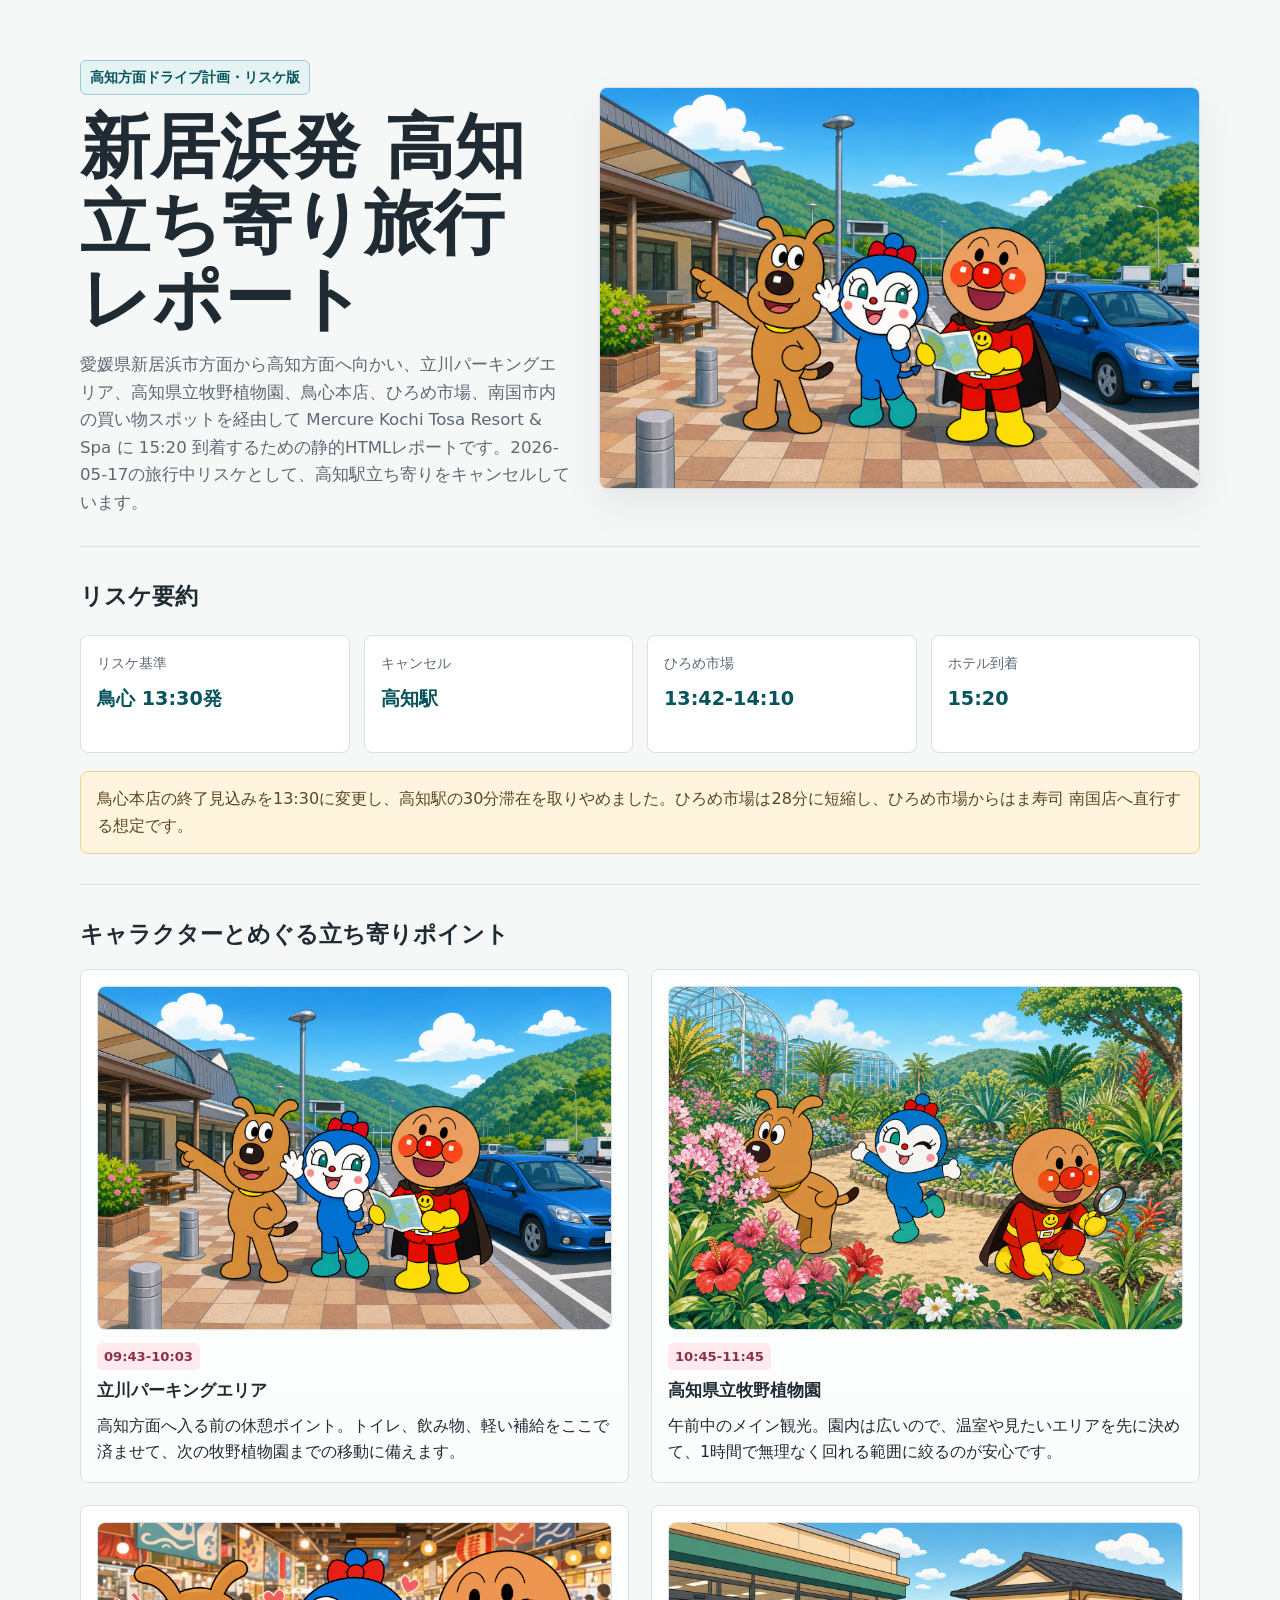
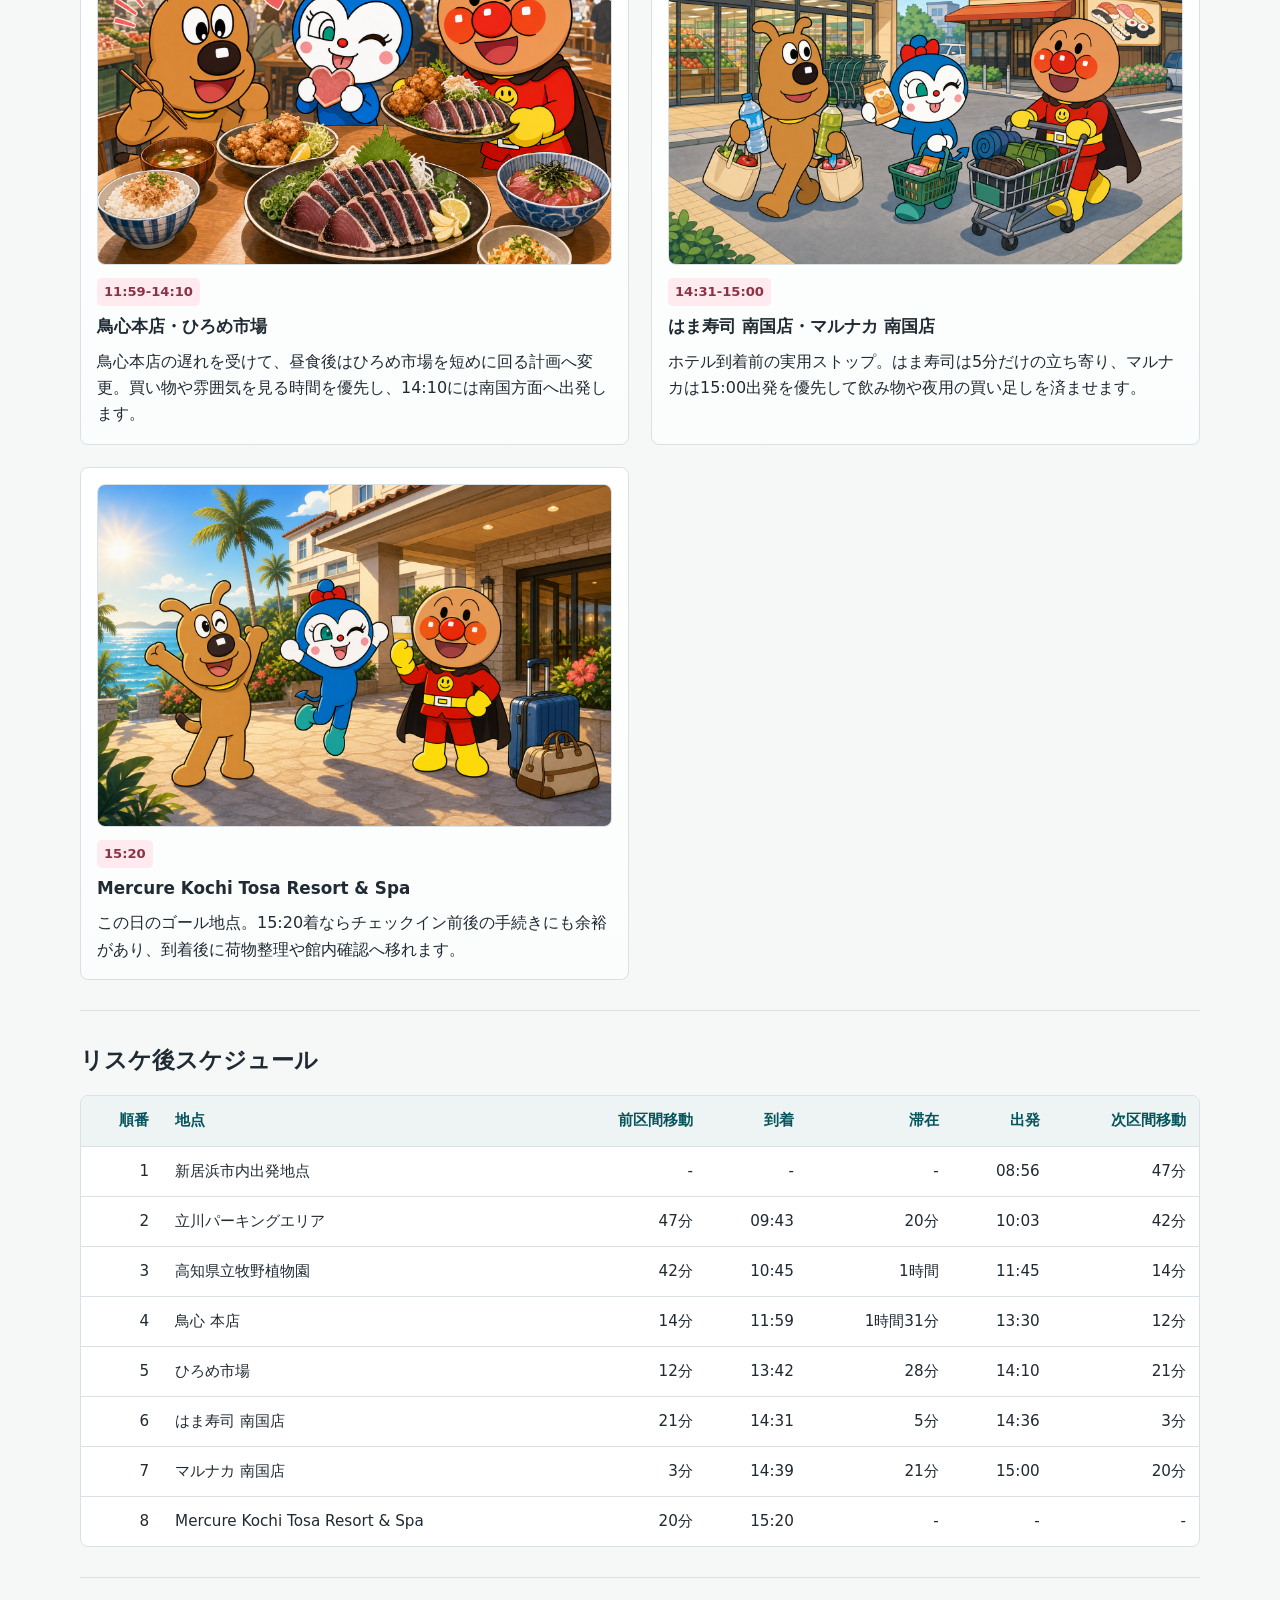
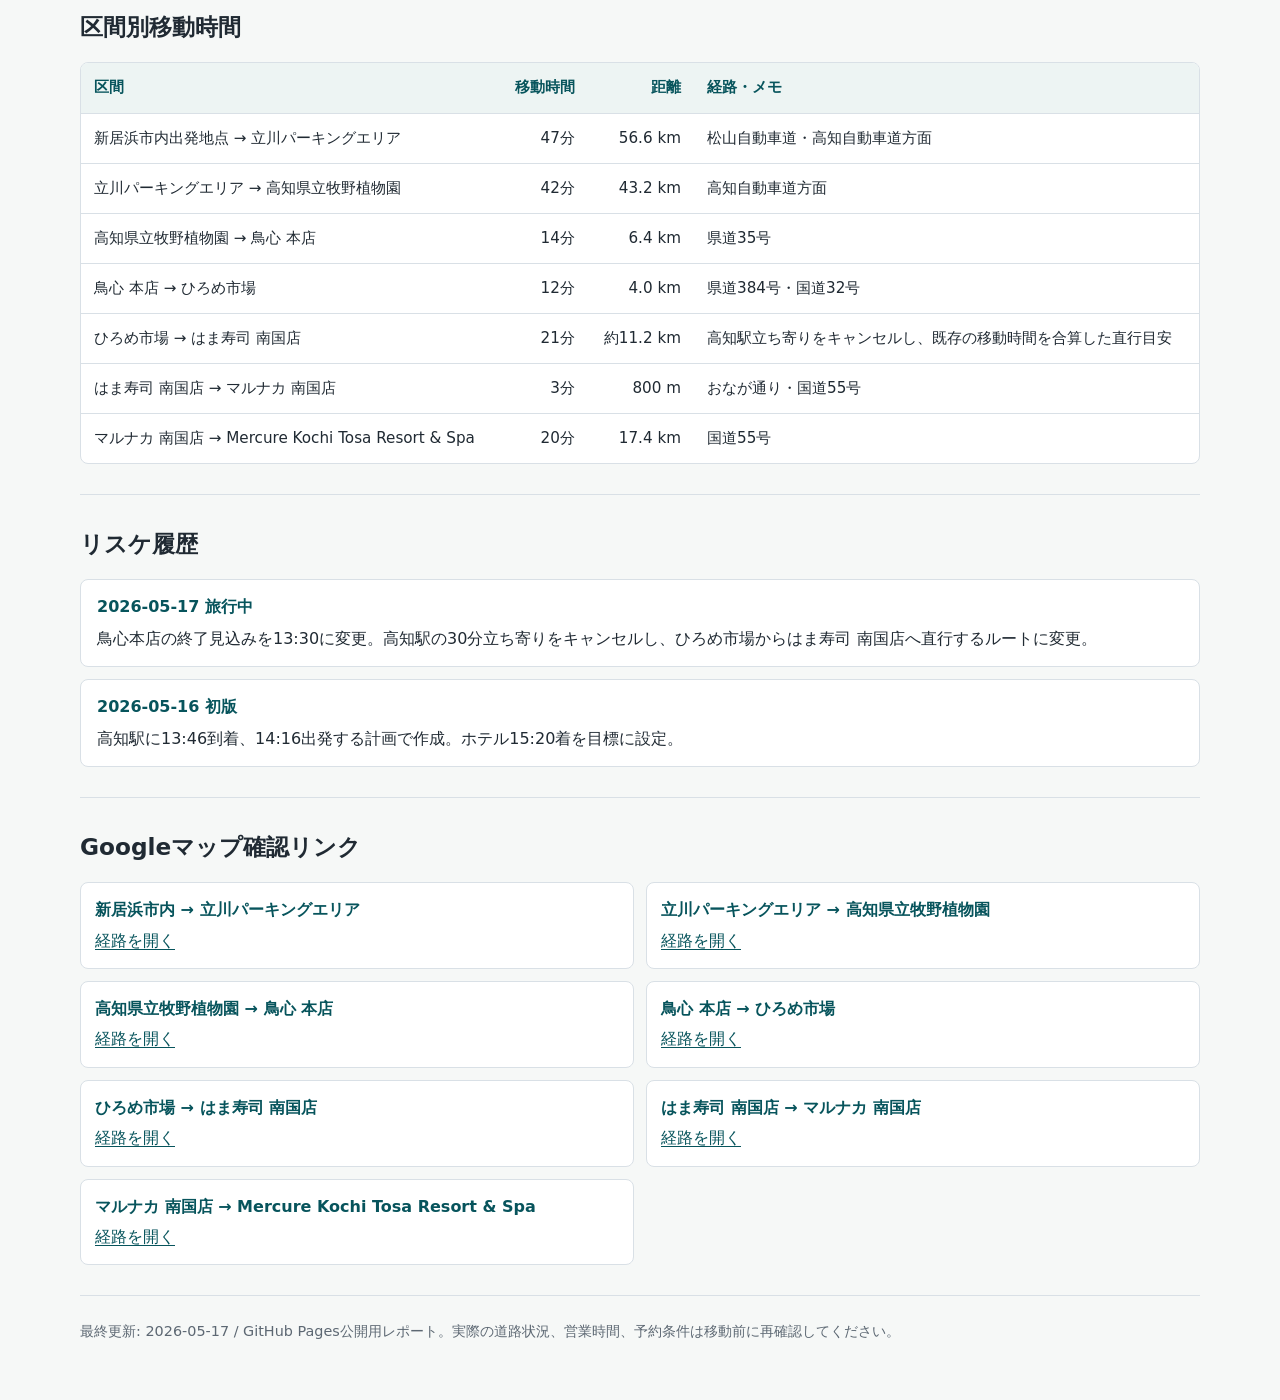
<file: index.html>
<!doctype html>
<html lang="ja">
  <head>
    <meta charset="utf-8">
    <meta name="viewport" content="width=device-width, initial-scale=1">
    <title>高知日帰り寄り道旅行レポート</title>
    <link rel="stylesheet" href="assets/css/report.css">
  </head>
  <body>
    <main>
      <header class="hero">
        <div class="hero-text">
          <p class="eyebrow">高知方面ドライブ計画・リスケ版</p>
          <h1>新居浜発 高知立ち寄り旅行レポート</h1>
          <p class="lead">
            愛媛県新居浜市方面から高知方面へ向かい、立川パーキングエリア、高知県立牧野植物園、鳥心本店、ひろめ市場、南国市内の買い物スポットを経由して
            Mercure Kochi Tosa Resort &amp; Spa に 15:20 到着するための静的HTMLレポートです。2026-05-17の旅行中リスケとして、高知駅立ち寄りをキャンセルしています。
          </p>
        </div>
        <figure class="hero-figure">
          <img src="assets/images/tachikawa-pa.png" alt="キャラクターたちが立川パーキングエリアで旅の地図を見て楽しんでいるイラスト">
        </figure>
      </header>

      <section aria-labelledby="summary-title">
        <h2 id="summary-title">リスケ要約</h2>
        <div class="summary-grid">
          <div class="summary-card">
            <span>リスケ基準</span>
            <strong>鳥心 13:30発</strong>
          </div>
          <div class="summary-card">
            <span>キャンセル</span>
            <strong>高知駅</strong>
          </div>
          <div class="summary-card">
            <span>ひろめ市場</span>
            <strong>13:42-14:10</strong>
          </div>
          <div class="summary-card">
            <span>ホテル到着</span>
            <strong>15:20</strong>
          </div>
        </div>
        <p class="notice">
          鳥心本店の終了見込みを13:30に変更し、高知駅の30分滞在を取りやめました。ひろめ市場は28分に短縮し、ひろめ市場からはま寿司 南国店へ直行する想定です。
        </p>
      </section>

      <section aria-labelledby="gallery-title">
        <h2 id="gallery-title">キャラクターとめぐる立ち寄りポイント</h2>
        <div class="spot-grid">
          <article class="spot-card">
            <img src="assets/images/tachikawa-pa.png" alt="立川パーキングエリアでキャラクターたちが休憩しているイラスト">
            <div>
              <p class="spot-time">09:43-10:03</p>
              <h3>立川パーキングエリア</h3>
              <p>高知方面へ入る前の休憩ポイント。トイレ、飲み物、軽い補給をここで済ませて、次の牧野植物園までの移動に備えます。</p>
            </div>
          </article>
          <article class="spot-card">
            <img src="assets/images/makino-garden.png" alt="牧野植物園でキャラクターたちが花や植物を見て楽しんでいるイラスト">
            <div>
              <p class="spot-time">10:45-11:45</p>
              <h3>高知県立牧野植物園</h3>
              <p>午前中のメイン観光。園内は広いので、温室や見たいエリアを先に決めて、1時間で無理なく回れる範囲に絞るのが安心です。</p>
            </div>
          </article>
          <article class="spot-card">
            <img src="assets/images/kochi-food.png" alt="高知の食事処でキャラクターたちが料理を楽しんでいるイラスト">
            <div>
              <p class="spot-time">11:59-14:10</p>
              <h3>鳥心本店・ひろめ市場</h3>
              <p>鳥心本店の遅れを受けて、昼食後はひろめ市場を短めに回る計画へ変更。買い物や雰囲気を見る時間を優先し、14:10には南国方面へ出発します。</p>
            </div>
          </article>
          <article class="spot-card">
            <img src="assets/images/nankoku-errands.png" alt="南国市内でキャラクターたちが買い物と軽い食事の準備をしているイラスト">
            <div>
              <p class="spot-time">14:31-15:00</p>
              <h3>はま寿司 南国店・マルナカ 南国店</h3>
              <p>ホテル到着前の実用ストップ。はま寿司は5分だけの立ち寄り、マルナカは15:00出発を優先して飲み物や夜用の買い足しを済ませます。</p>
            </div>
          </article>
          <article class="spot-card">
            <img src="assets/images/tosa-resort.png" alt="海辺のリゾートホテルにキャラクターたちが到着して喜んでいるイラスト">
            <div>
              <p class="spot-time">15:20</p>
              <h3>Mercure Kochi Tosa Resort &amp; Spa</h3>
              <p>この日のゴール地点。15:20着ならチェックイン前後の手続きにも余裕があり、到着後に荷物整理や館内確認へ移れます。</p>
            </div>
          </article>
        </div>
      </section>

      <section aria-labelledby="schedule-title">
        <h2 id="schedule-title">リスケ後スケジュール</h2>
        <div class="table-wrap">
          <table class="schedule-table">
            <thead>
              <tr>
                <th class="number">順番</th>
                <th>地点</th>
                <th class="number">前区間移動</th>
                <th class="number">到着</th>
                <th class="number">滞在</th>
                <th class="number">出発</th>
                <th class="number">次区間移動</th>
              </tr>
            </thead>
            <tbody>
              <tr>
                <td class="number">1</td>
                <td>新居浜市内出発地点</td>
                <td class="number">-</td>
                <td class="number">-</td>
                <td class="number">-</td>
                <td class="number">08:56</td>
                <td class="number">47分</td>
              </tr>
              <tr>
                <td class="number">2</td>
                <td>立川パーキングエリア</td>
                <td class="number">47分</td>
                <td class="number">09:43</td>
                <td class="number">20分</td>
                <td class="number">10:03</td>
                <td class="number">42分</td>
              </tr>
              <tr>
                <td class="number">3</td>
                <td>高知県立牧野植物園</td>
                <td class="number">42分</td>
                <td class="number">10:45</td>
                <td class="number">1時間</td>
                <td class="number">11:45</td>
                <td class="number">14分</td>
              </tr>
              <tr>
                <td class="number">4</td>
                <td>鳥心 本店</td>
                <td class="number">14分</td>
                <td class="number">11:59</td>
                <td class="number">1時間31分</td>
                <td class="number">13:30</td>
                <td class="number">12分</td>
              </tr>
              <tr>
                <td class="number">5</td>
                <td>ひろめ市場</td>
                <td class="number">12分</td>
                <td class="number">13:42</td>
                <td class="number">28分</td>
                <td class="number">14:10</td>
                <td class="number">21分</td>
              </tr>
              <tr>
                <td class="number">6</td>
                <td>はま寿司 南国店</td>
                <td class="number">21分</td>
                <td class="number">14:31</td>
                <td class="number">5分</td>
                <td class="number">14:36</td>
                <td class="number">3分</td>
              </tr>
              <tr>
                <td class="number">7</td>
                <td>マルナカ 南国店</td>
                <td class="number">3分</td>
                <td class="number">14:39</td>
                <td class="number">21分</td>
                <td class="number">15:00</td>
                <td class="number">20分</td>
              </tr>
              <tr>
                <td class="number">8</td>
                <td>Mercure Kochi Tosa Resort &amp; Spa</td>
                <td class="number">20分</td>
                <td class="number">15:20</td>
                <td class="number">-</td>
                <td class="number">-</td>
                <td class="number">-</td>
              </tr>
            </tbody>
          </table>
        </div>
      </section>

      <section aria-labelledby="route-title">
        <h2 id="route-title">区間別移動時間</h2>
        <div class="table-wrap">
          <table class="route-table">
            <thead>
              <tr>
                <th>区間</th>
                <th class="number">移動時間</th>
                <th class="number">距離</th>
                <th class="wide">経路・メモ</th>
              </tr>
            </thead>
            <tbody>
              <tr>
                <td>新居浜市内出発地点 → 立川パーキングエリア</td>
                <td class="number">47分</td>
                <td class="number">56.6 km</td>
                <td class="wide">松山自動車道・高知自動車道方面</td>
              </tr>
              <tr>
                <td>立川パーキングエリア → 高知県立牧野植物園</td>
                <td class="number">42分</td>
                <td class="number">43.2 km</td>
                <td class="wide">高知自動車道方面</td>
              </tr>
              <tr>
                <td>高知県立牧野植物園 → 鳥心 本店</td>
                <td class="number">14分</td>
                <td class="number">6.4 km</td>
                <td class="wide">県道35号</td>
              </tr>
              <tr>
                <td>鳥心 本店 → ひろめ市場</td>
                <td class="number">12分</td>
                <td class="number">4.0 km</td>
                <td class="wide">県道384号・国道32号</td>
              </tr>
              <tr>
                <td>ひろめ市場 → はま寿司 南国店</td>
                <td class="number">21分</td>
                <td class="number">約11.2 km</td>
                <td class="wide">高知駅立ち寄りをキャンセルし、既存の移動時間を合算した直行目安</td>
              </tr>
              <tr>
                <td>はま寿司 南国店 → マルナカ 南国店</td>
                <td class="number">3分</td>
                <td class="number">800 m</td>
                <td class="wide">おなが通り・国道55号</td>
              </tr>
              <tr>
                <td>マルナカ 南国店 → Mercure Kochi Tosa Resort &amp; Spa</td>
                <td class="number">20分</td>
                <td class="number">17.4 km</td>
                <td class="wide">国道55号</td>
              </tr>
            </tbody>
          </table>
        </div>
      </section>

      <section aria-labelledby="history-title">
        <h2 id="history-title">リスケ履歴</h2>
        <ol class="history-list">
          <li>
            <time datetime="2026-05-17">2026-05-17 旅行中</time>
            <p>鳥心本店の終了見込みを13:30に変更。高知駅の30分立ち寄りをキャンセルし、ひろめ市場からはま寿司 南国店へ直行するルートに変更。</p>
          </li>
          <li>
            <time datetime="2026-05-16">2026-05-16 初版</time>
            <p>高知駅に13:46到着、14:16出発する計画で作成。ホテル15:20着を目標に設定。</p>
          </li>
        </ol>
      </section>

      <section aria-labelledby="links-title">
        <h2 id="links-title">Googleマップ確認リンク</h2>
        <ul class="route-list">
          <li>
            <strong>新居浜市内 → 立川パーキングエリア</strong>
            <a href="https://www.google.com/maps/dir/?api=1&amp;origin=%E6%96%B0%E5%B1%85%E6%B5%9C%E5%B8%82&amp;destination=%E7%AB%8B%E5%B7%9D%E3%83%91%E3%83%BC%E3%82%AD%E3%83%B3%E3%82%B0%E3%82%A8%E3%83%AA%E3%82%A2&amp;travelmode=driving">経路を開く</a>
          </li>
          <li>
            <strong>立川パーキングエリア → 高知県立牧野植物園</strong>
            <a href="https://www.google.com/maps/dir/?api=1&amp;origin=%E7%AB%8B%E5%B7%9D%E3%83%91%E3%83%BC%E3%82%AD%E3%83%B3%E3%82%B0%E3%82%A8%E3%83%AA%E3%82%A2&amp;destination=%E9%AB%98%E7%9F%A5%E7%9C%8C%E7%AB%8B%E7%89%A7%E9%87%8E%E6%A4%8D%E7%89%A9%E5%9C%92&amp;travelmode=driving">経路を開く</a>
          </li>
          <li>
            <strong>高知県立牧野植物園 → 鳥心 本店</strong>
            <a href="https://www.google.com/maps/dir/?api=1&amp;origin=%E9%AB%98%E7%9F%A5%E7%9C%8C%E7%AB%8B%E7%89%A7%E9%87%8E%E6%A4%8D%E7%89%A9%E5%9C%92&amp;destination=%E9%B3%A5%E5%BF%83%20%E6%9C%AC%E5%BA%97&amp;travelmode=driving">経路を開く</a>
          </li>
          <li>
            <strong>鳥心 本店 → ひろめ市場</strong>
            <a href="https://www.google.com/maps/dir/?api=1&amp;origin=%E9%B3%A5%E5%BF%83%20%E6%9C%AC%E5%BA%97&amp;destination=%E3%81%B2%E3%82%8D%E3%82%81%E5%B8%82%E5%A0%B4&amp;travelmode=driving">経路を開く</a>
          </li>
          <li>
            <strong>ひろめ市場 → はま寿司 南国店</strong>
            <a href="https://www.google.com/maps/dir/?api=1&amp;origin=%E3%81%B2%E3%82%8D%E3%82%81%E5%B8%82%E5%A0%B4&amp;destination=%E3%81%AF%E3%81%BE%E5%AF%BF%E5%8F%B8%20%E5%8D%97%E5%9B%BD%E5%BA%97&amp;travelmode=driving">経路を開く</a>
          </li>
          <li>
            <strong>はま寿司 南国店 → マルナカ 南国店</strong>
            <a href="https://www.google.com/maps/dir/?api=1&amp;origin=%E3%81%AF%E3%81%BE%E5%AF%BF%E5%8F%B8%20%E5%8D%97%E5%9B%BD%E5%BA%97&amp;destination=%E3%83%9E%E3%83%AB%E3%83%8A%E3%82%AB%20%E5%8D%97%E5%9B%BD%E5%BA%97&amp;travelmode=driving">経路を開く</a>
          </li>
          <li>
            <strong>マルナカ 南国店 → Mercure Kochi Tosa Resort &amp; Spa</strong>
            <a href="https://www.google.com/maps/dir/?api=1&amp;origin=%E3%83%9E%E3%83%AB%E3%83%8A%E3%82%AB%20%E5%8D%97%E5%9B%BD%E5%BA%97&amp;destination=Mercure%20Kochi%20Tosa%20Resort%20%26%20Spa&amp;travelmode=driving">経路を開く</a>
          </li>
        </ul>
      </section>

      <footer class="meta">
        最終更新: 2026-05-17 / GitHub Pages公開用レポート。実際の道路状況、営業時間、予約条件は移動前に再確認してください。
      </footer>
    </main>
  </body>
</html>
</file>
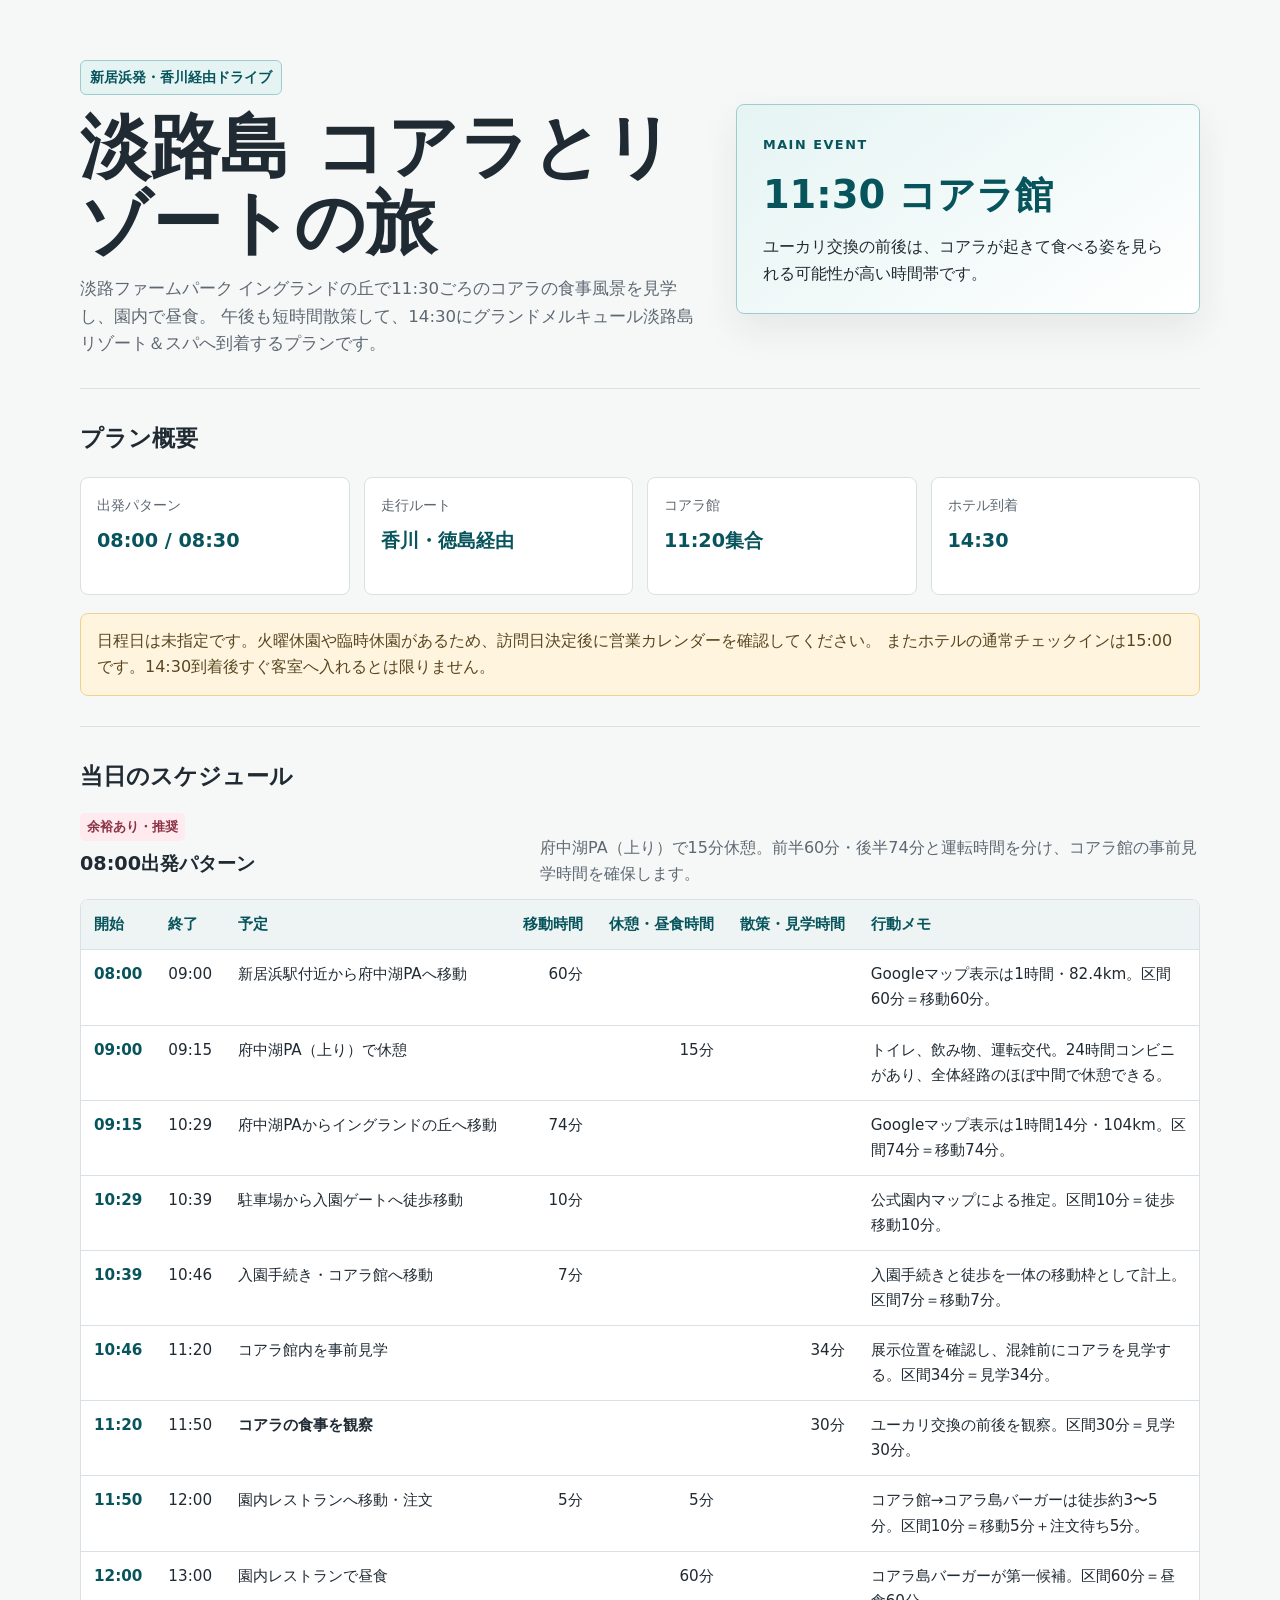
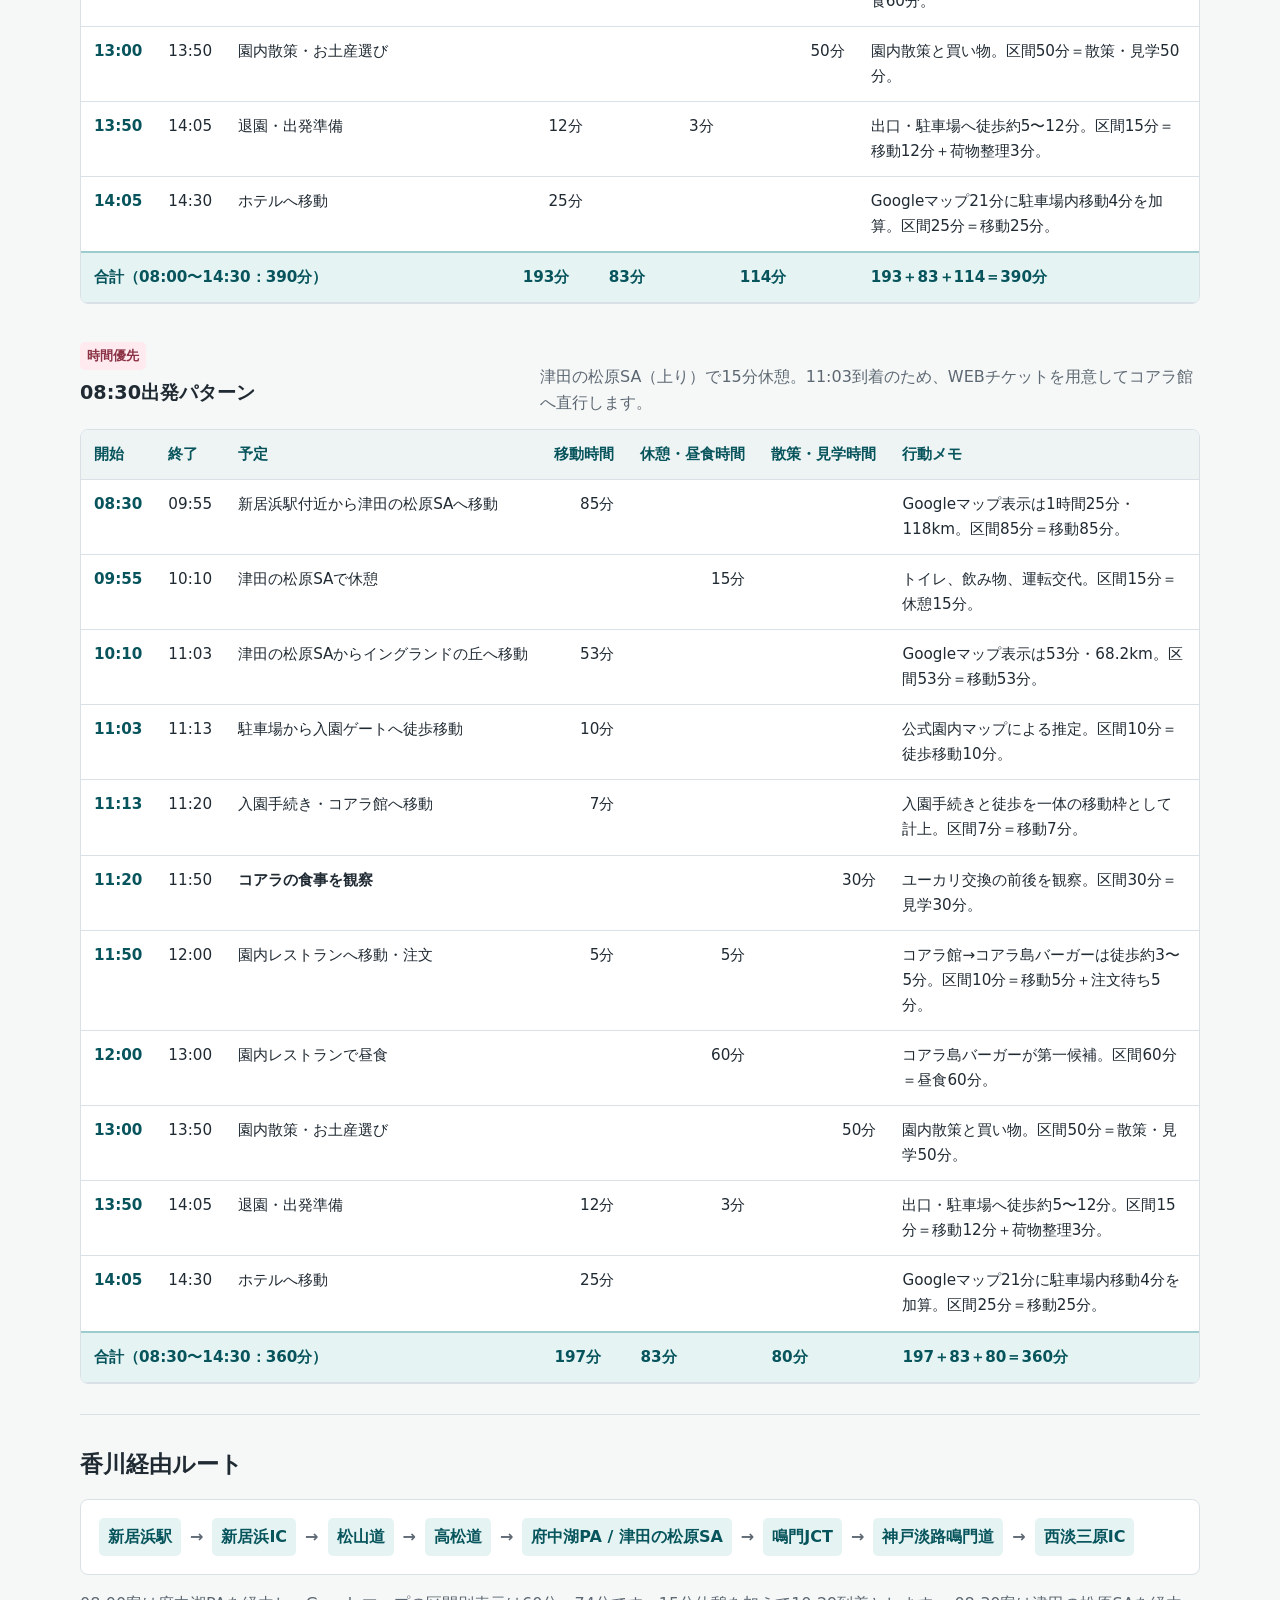
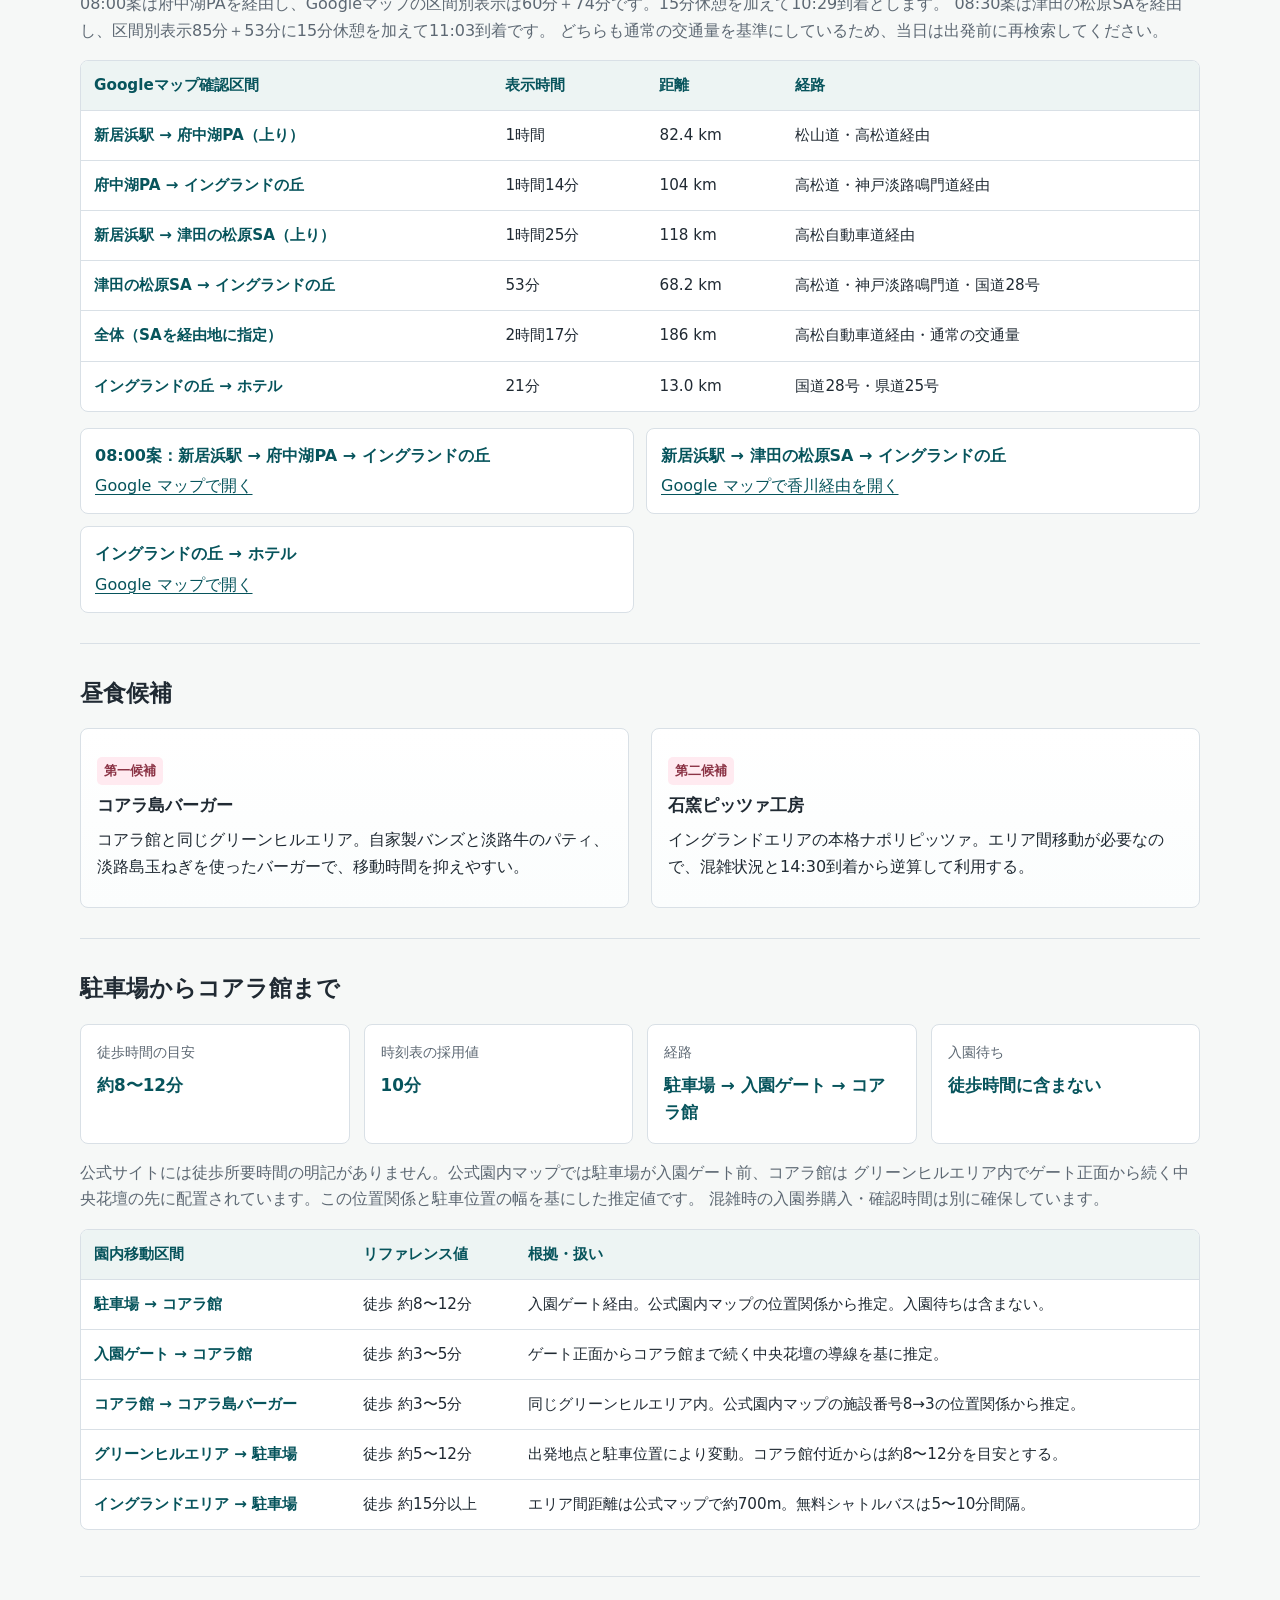
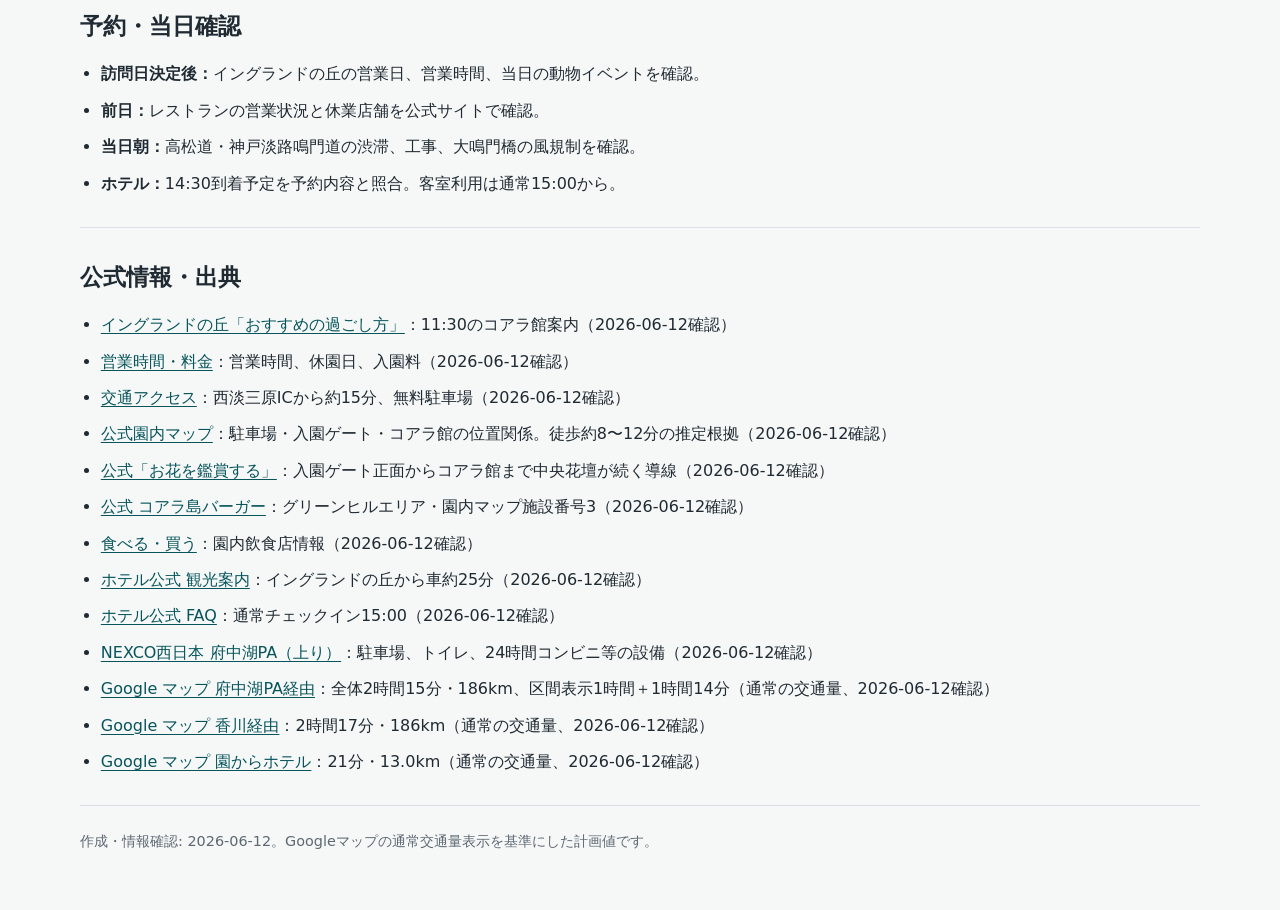
<file: reports/awaji-england-hill.html>
<!doctype html>
<html lang="ja">
  <head>
    <meta charset="utf-8">
    <meta name="viewport" content="width=device-width, initial-scale=1">
    <meta name="description" content="新居浜から香川・徳島経由でイングランドの丘とグランドメルキュール淡路島を訪れる旅行プラン">
    <title>淡路島 コアラとリゾートの旅</title>
    <link rel="stylesheet" href="../assets/css/report.css">
    <link rel="stylesheet" href="../assets/css/awaji-report.css?v=20260612-3">
  </head>
  <body>
    <main>
      <header class="hero hero-simple">
        <div class="hero-text">
          <p class="eyebrow">新居浜発・香川経由ドライブ</p>
          <h1>淡路島 コアラとリゾートの旅</h1>
          <p class="lead">
            淡路ファームパーク イングランドの丘で11:30ごろのコアラの食事風景を見学し、園内で昼食。
            午後も短時間散策して、14:30にグランドメルキュール淡路島リゾート＆スパへ到着するプランです。
          </p>
        </div>
        <div class="hero-panel" aria-label="旅のハイライト">
          <span>MAIN EVENT</span>
          <strong>11:30 コアラ館</strong>
          <p>ユーカリ交換の前後は、コアラが起きて食べる姿を見られる可能性が高い時間帯です。</p>
        </div>
      </header>

      <section aria-labelledby="summary-title">
        <h2 id="summary-title">プラン概要</h2>
        <div class="summary-grid">
          <div class="summary-card"><span>出発パターン</span><strong>08:00 / 08:30</strong></div>
          <div class="summary-card"><span>走行ルート</span><strong>香川・徳島経由</strong></div>
          <div class="summary-card"><span>コアラ館</span><strong>11:20集合</strong></div>
          <div class="summary-card"><span>ホテル到着</span><strong>14:30</strong></div>
        </div>
        <p class="notice">
          日程日は未指定です。火曜休園や臨時休園があるため、訪問日決定後に営業カレンダーを確認してください。
          またホテルの通常チェックインは15:00です。14:30到着後すぐ客室へ入れるとは限りません。
        </p>
      </section>

      <section aria-labelledby="schedule-title">
        <h2 id="schedule-title">当日のスケジュール</h2>
        <div class="schedule-heading">
          <div><p class="spot-time">余裕あり・推奨</p><h3>08:00出発パターン</h3></div>
          <p>府中湖PA（上り）で15分休憩。前半60分・後半74分と運転時間を分け、コアラ館の事前見学時間を確保します。</p>
        </div>
        <div class="table-wrap schedule-wrap">
          <table class="schedule-table compact-table">
            <thead><tr><th>開始</th><th>終了</th><th>予定</th><th>移動時間</th><th>休憩・昼食時間</th><th>散策・見学時間</th><th class="wide">行動メモ</th></tr></thead>
            <tbody>
              <tr><td>08:00</td><td>09:00</td><td>新居浜駅付近から府中湖PAへ移動</td><td class="duration">60分</td><td class="duration"></td><td class="duration"></td><td class="wide">Googleマップ表示は1時間・82.4km。区間60分＝移動60分。</td></tr>
              <tr><td>09:00</td><td>09:15</td><td>府中湖PA（上り）で休憩</td><td class="duration"></td><td class="duration">15分</td><td class="duration"></td><td class="wide">トイレ、飲み物、運転交代。24時間コンビニがあり、全体経路のほぼ中間で休憩できる。</td></tr>
              <tr><td>09:15</td><td>10:29</td><td>府中湖PAからイングランドの丘へ移動</td><td class="duration">74分</td><td class="duration"></td><td class="duration"></td><td class="wide">Googleマップ表示は1時間14分・104km。区間74分＝移動74分。</td></tr>
              <tr><td>10:29</td><td>10:39</td><td>駐車場から入園ゲートへ徒歩移動</td><td class="duration">10分</td><td class="duration"></td><td class="duration"></td><td class="wide">公式園内マップによる推定。区間10分＝徒歩移動10分。</td></tr>
              <tr><td>10:39</td><td>10:46</td><td>入園手続き・コアラ館へ移動</td><td class="duration">7分</td><td class="duration"></td><td class="duration"></td><td class="wide">入園手続きと徒歩を一体の移動枠として計上。区間7分＝移動7分。</td></tr>
              <tr><td>10:46</td><td>11:20</td><td>コアラ館内を事前見学</td><td class="duration"></td><td class="duration"></td><td class="duration">34分</td><td class="wide">展示位置を確認し、混雑前にコアラを見学する。区間34分＝見学34分。</td></tr>
              <tr><td>11:20</td><td>11:50</td><td><strong>コアラの食事を観察</strong></td><td class="duration"></td><td class="duration"></td><td class="duration">30分</td><td class="wide">ユーカリ交換の前後を観察。区間30分＝見学30分。</td></tr>
              <tr><td>11:50</td><td>12:00</td><td>園内レストランへ移動・注文</td><td class="duration">5分</td><td class="duration">5分</td><td class="duration"></td><td class="wide">コアラ館→コアラ島バーガーは徒歩約3〜5分。区間10分＝移動5分＋注文待ち5分。</td></tr>
              <tr><td>12:00</td><td>13:00</td><td>園内レストランで昼食</td><td class="duration"></td><td class="duration">60分</td><td class="duration"></td><td class="wide">コアラ島バーガーが第一候補。区間60分＝昼食60分。</td></tr>
              <tr><td>13:00</td><td>13:50</td><td>園内散策・お土産選び</td><td class="duration"></td><td class="duration"></td><td class="duration">50分</td><td class="wide">園内散策と買い物。区間50分＝散策・見学50分。</td></tr>
              <tr><td>13:50</td><td>14:05</td><td>退園・出発準備</td><td class="duration">12分</td><td class="duration">3分</td><td class="duration"></td><td class="wide">出口・駐車場へ徒歩約5〜12分。区間15分＝移動12分＋荷物整理3分。</td></tr>
              <tr><td>14:05</td><td>14:30</td><td>ホテルへ移動</td><td class="duration">25分</td><td class="duration"></td><td class="duration"></td><td class="wide">Googleマップ21分に駐車場内移動4分を加算。区間25分＝移動25分。</td></tr>
            </tbody>
            <tfoot>
              <tr><th colspan="3">合計（08:00〜14:30：390分）</th><th>193分</th><th>83分</th><th>114分</th><th class="wide">193＋83＋114＝390分</th></tr>
            </tfoot>
          </table>
        </div>

        <div class="schedule-heading schedule-heading-late">
          <div><p class="spot-time">時間優先</p><h3>08:30出発パターン</h3></div>
          <p>津田の松原SA（上り）で15分休憩。11:03到着のため、WEBチケットを用意してコアラ館へ直行します。</p>
        </div>
        <div class="table-wrap schedule-wrap">
          <table class="schedule-table compact-table">
            <thead><tr><th>開始</th><th>終了</th><th>予定</th><th>移動時間</th><th>休憩・昼食時間</th><th>散策・見学時間</th><th class="wide">行動メモ</th></tr></thead>
            <tbody>
              <tr><td>08:30</td><td>09:55</td><td>新居浜駅付近から津田の松原SAへ移動</td><td class="duration">85分</td><td class="duration"></td><td class="duration"></td><td class="wide">Googleマップ表示は1時間25分・118km。区間85分＝移動85分。</td></tr>
              <tr><td>09:55</td><td>10:10</td><td>津田の松原SAで休憩</td><td class="duration"></td><td class="duration">15分</td><td class="duration"></td><td class="wide">トイレ、飲み物、運転交代。区間15分＝休憩15分。</td></tr>
              <tr><td>10:10</td><td>11:03</td><td>津田の松原SAからイングランドの丘へ移動</td><td class="duration">53分</td><td class="duration"></td><td class="duration"></td><td class="wide">Googleマップ表示は53分・68.2km。区間53分＝移動53分。</td></tr>
              <tr><td>11:03</td><td>11:13</td><td>駐車場から入園ゲートへ徒歩移動</td><td class="duration">10分</td><td class="duration"></td><td class="duration"></td><td class="wide">公式園内マップによる推定。区間10分＝徒歩移動10分。</td></tr>
              <tr><td>11:13</td><td>11:20</td><td>入園手続き・コアラ館へ移動</td><td class="duration">7分</td><td class="duration"></td><td class="duration"></td><td class="wide">入園手続きと徒歩を一体の移動枠として計上。区間7分＝移動7分。</td></tr>
              <tr><td>11:20</td><td>11:50</td><td><strong>コアラの食事を観察</strong></td><td class="duration"></td><td class="duration"></td><td class="duration">30分</td><td class="wide">ユーカリ交換の前後を観察。区間30分＝見学30分。</td></tr>
              <tr><td>11:50</td><td>12:00</td><td>園内レストランへ移動・注文</td><td class="duration">5分</td><td class="duration">5分</td><td class="duration"></td><td class="wide">コアラ館→コアラ島バーガーは徒歩約3〜5分。区間10分＝移動5分＋注文待ち5分。</td></tr>
              <tr><td>12:00</td><td>13:00</td><td>園内レストランで昼食</td><td class="duration"></td><td class="duration">60分</td><td class="duration"></td><td class="wide">コアラ島バーガーが第一候補。区間60分＝昼食60分。</td></tr>
              <tr><td>13:00</td><td>13:50</td><td>園内散策・お土産選び</td><td class="duration"></td><td class="duration"></td><td class="duration">50分</td><td class="wide">園内散策と買い物。区間50分＝散策・見学50分。</td></tr>
              <tr><td>13:50</td><td>14:05</td><td>退園・出発準備</td><td class="duration">12分</td><td class="duration">3分</td><td class="duration"></td><td class="wide">出口・駐車場へ徒歩約5〜12分。区間15分＝移動12分＋荷物整理3分。</td></tr>
              <tr><td>14:05</td><td>14:30</td><td>ホテルへ移動</td><td class="duration">25分</td><td class="duration"></td><td class="duration"></td><td class="wide">Googleマップ21分に駐車場内移動4分を加算。区間25分＝移動25分。</td></tr>
            </tbody>
            <tfoot>
              <tr><th colspan="3">合計（08:30〜14:30：360分）</th><th>197分</th><th>83分</th><th>80分</th><th class="wide">197＋83＋80＝360分</th></tr>
            </tfoot>
          </table>
        </div>
      </section>

      <section aria-labelledby="route-title">
        <h2 id="route-title">香川経由ルート</h2>
        <div class="route-flow" aria-label="走行ルート">
          <span>新居浜駅</span><b>→</b><span>新居浜IC</span><b>→</b><span>松山道</span><b>→</b><span>高松道</span><b>→</b><span>府中湖PA / 津田の松原SA</span><b>→</b><span>鳴門JCT</span><b>→</b><span>神戸淡路鳴門道</span><b>→</b><span>西淡三原IC</span>
        </div>
        <p class="section-note">
          08:00案は府中湖PAを経由し、Googleマップの区間別表示は60分＋74分です。15分休憩を加えて10:29到着とします。
          08:30案は津田の松原SAを経由し、区間別表示85分＋53分に15分休憩を加えて11:03到着です。
          どちらも通常の交通量を基準にしているため、当日は出発前に再検索してください。
        </p>
        <div class="table-wrap route-reference">
          <table class="route-table compact-table">
            <thead><tr><th>Googleマップ確認区間</th><th>表示時間</th><th>距離</th><th class="wide">経路</th></tr></thead>
            <tbody>
              <tr><td>新居浜駅 → 府中湖PA（上り）</td><td>1時間</td><td>82.4 km</td><td class="wide">松山道・高松道経由</td></tr>
              <tr><td>府中湖PA → イングランドの丘</td><td>1時間14分</td><td>104 km</td><td class="wide">高松道・神戸淡路鳴門道経由</td></tr>
              <tr><td>新居浜駅 → 津田の松原SA（上り）</td><td>1時間25分</td><td>118 km</td><td class="wide">高松自動車道経由</td></tr>
              <tr><td>津田の松原SA → イングランドの丘</td><td>53分</td><td>68.2 km</td><td class="wide">高松道・神戸淡路鳴門道・国道28号</td></tr>
              <tr><td>全体（SAを経由地に指定）</td><td>2時間17分</td><td>186 km</td><td class="wide">高松自動車道経由・通常の交通量</td></tr>
              <tr><td>イングランドの丘 → ホテル</td><td>21分</td><td>13.0 km</td><td class="wide">国道28号・県道25号</td></tr>
            </tbody>
          </table>
        </div>
        <ul class="route-list">
          <li><strong>08:00案：新居浜駅 → 府中湖PA → イングランドの丘</strong><a href="https://www.google.com/maps/dir/%E6%96%B0%E5%B1%85%E6%B5%9C%E9%A7%85/%E5%BA%9C%E4%B8%AD%E6%B9%96PA+%E4%B8%8A%E3%82%8A/%E6%B7%A1%E8%B7%AF%E3%83%95%E3%82%A1%E3%83%BC%E3%83%A0%E3%83%91%E3%83%BC%E3%82%AF+%E3%82%A4%E3%83%B3%E3%82%B0%E3%83%A9%E3%83%B3%E3%83%89%E3%81%AE%E4%B8%98/data=!4m2!4m1!3e0">Google マップで開く</a></li>
          <li><strong>新居浜駅 → 津田の松原SA → イングランドの丘</strong><a href="https://www.google.com/maps/dir/%E6%96%B0%E5%B1%85%E6%B5%9C%E9%A7%85/%E6%B4%A5%E7%94%B0%E3%81%AE%E6%9D%BE%E5%8E%9FSA+%E4%B8%8A%E3%82%8A/%E6%B7%A1%E8%B7%AF%E3%83%95%E3%82%A1%E3%83%BC%E3%83%A0%E3%83%91%E3%83%BC%E3%82%AF+%E3%82%A4%E3%83%B3%E3%82%B0%E3%83%A9%E3%83%B3%E3%83%89%E3%81%AE%E4%B8%98/data=!4m2!4m1!3e0">Google マップで香川経由を開く</a></li>
          <li><strong>イングランドの丘 → ホテル</strong><a href="https://www.google.com/maps/dir/?api=1&amp;origin=%E6%B7%A1%E8%B7%AF%E3%83%95%E3%82%A1%E3%83%BC%E3%83%A0%E3%83%91%E3%83%BC%E3%82%AF%20%E3%82%A4%E3%83%B3%E3%82%B0%E3%83%A9%E3%83%B3%E3%83%89%E3%81%AE%E4%B8%98&amp;destination=%E3%82%B0%E3%83%A9%E3%83%B3%E3%83%89%E3%83%A1%E3%83%AB%E3%82%AD%E3%83%A5%E3%83%BC%E3%83%AB%E6%B7%A1%E8%B7%AF%E5%B3%B6%E3%83%AA%E3%82%BE%E3%83%BC%E3%83%88%EF%BC%86%E3%82%B9%E3%83%91&amp;travelmode=driving">Google マップで開く</a></li>
        </ul>
      </section>

      <section aria-labelledby="lunch-title">
        <h2 id="lunch-title">昼食候補</h2>
        <div class="spot-grid text-cards">
          <article class="spot-card"><div><p class="spot-time">第一候補</p><h3>コアラ島バーガー</h3><p>コアラ館と同じグリーンヒルエリア。自家製バンズと淡路牛のパティ、淡路島玉ねぎを使ったバーガーで、移動時間を抑えやすい。</p></div></article>
          <article class="spot-card"><div><p class="spot-time">第二候補</p><h3>石窯ピッツァ工房</h3><p>イングランドエリアの本格ナポリピッツァ。エリア間移動が必要なので、混雑状況と14:30到着から逆算して利用する。</p></div></article>
        </div>
      </section>

      <section aria-labelledby="walk-title">
        <h2 id="walk-title">駐車場からコアラ館まで</h2>
        <div class="summary-grid walk-summary">
          <div class="summary-card"><span>徒歩時間の目安</span><strong>約8〜12分</strong></div>
          <div class="summary-card"><span>時刻表の採用値</span><strong>10分</strong></div>
          <div class="summary-card"><span>経路</span><strong>駐車場 → 入園ゲート → コアラ館</strong></div>
          <div class="summary-card"><span>入園待ち</span><strong>徒歩時間に含まない</strong></div>
        </div>
        <p class="section-note">
          公式サイトには徒歩所要時間の明記がありません。公式園内マップでは駐車場が入園ゲート前、コアラ館は
          グリーンヒルエリア内でゲート正面から続く中央花壇の先に配置されています。この位置関係と駐車位置の幅を基にした推定値です。
          混雑時の入園券購入・確認時間は別に確保しています。
        </p>
        <div class="table-wrap route-reference">
          <table class="route-table compact-table">
            <thead><tr><th>園内移動区間</th><th>リファレンス値</th><th class="wide">根拠・扱い</th></tr></thead>
            <tbody>
              <tr><td>駐車場 → コアラ館</td><td>徒歩 約8〜12分</td><td class="wide">入園ゲート経由。公式園内マップの位置関係から推定。入園待ちは含まない。</td></tr>
              <tr><td>入園ゲート → コアラ館</td><td>徒歩 約3〜5分</td><td class="wide">ゲート正面からコアラ館まで続く中央花壇の導線を基に推定。</td></tr>
              <tr><td>コアラ館 → コアラ島バーガー</td><td>徒歩 約3〜5分</td><td class="wide">同じグリーンヒルエリア内。公式園内マップの施設番号8→3の位置関係から推定。</td></tr>
              <tr><td>グリーンヒルエリア → 駐車場</td><td>徒歩 約5〜12分</td><td class="wide">出発地点と駐車位置により変動。コアラ館付近からは約8〜12分を目安とする。</td></tr>
              <tr><td>イングランドエリア → 駐車場</td><td>徒歩 約15分以上</td><td class="wide">エリア間距離は公式マップで約700m。無料シャトルバスは5〜10分間隔。</td></tr>
            </tbody>
          </table>
        </div>
      </section>

      <section aria-labelledby="check-title">
        <h2 id="check-title">予約・当日確認</h2>
        <ul class="check-list">
          <li><strong>訪問日決定後：</strong>イングランドの丘の営業日、営業時間、当日の動物イベントを確認。</li>
          <li><strong>前日：</strong>レストランの営業状況と休業店舗を公式サイトで確認。</li>
          <li><strong>当日朝：</strong>高松道・神戸淡路鳴門道の渋滞、工事、大鳴門橋の風規制を確認。</li>
          <li><strong>ホテル：</strong>14:30到着予定を予約内容と照合。客室利用は通常15:00から。</li>
        </ul>
      </section>

      <section aria-labelledby="sources-title">
        <h2 id="sources-title">公式情報・出典</h2>
        <ul class="source-list">
          <li><a href="https://www.england-hill.com/recommend/slow/">イングランドの丘「おすすめの過ごし方」</a>：11:30のコアラ館案内（2026-06-12確認）</li>
          <li><a href="https://www.england-hill.com/price/">営業時間・料金</a>：営業時間、休園日、入園料（2026-06-12確認）</li>
          <li><a href="https://www.england-hill.com/access/">交通アクセス</a>：西淡三原ICから約15分、無料駐車場（2026-06-12確認）</li>
          <li><a href="https://www.england-hill.com/map/">公式園内マップ</a>：駐車場・入園ゲート・コアラ館の位置関係。徒歩約8〜12分の推定根拠（2026-06-12確認）</li>
          <li><a href="https://www.england-hill.com/flower/">公式「お花を鑑賞する」</a>：入園ゲート正面からコアラ館まで中央花壇が続く導線（2026-06-12確認）</li>
          <li><a href="https://www.england-hill.com/shop/burger/">公式 コアラ島バーガー</a>：グリーンヒルエリア・園内マップ施設番号3（2026-06-12確認）</li>
          <li><a href="https://www.england-hill.com/shop/">食べる・買う</a>：園内飲食店情報（2026-06-12確認）</li>
          <li><a href="https://grand-mercure-awajiisland-resortandspa.jp/sightseeing/awajifarmpark/">ホテル公式 観光案内</a>：イングランドの丘から車約25分（2026-06-12確認）</li>
          <li><a href="https://grand-mercure-awajiisland-resortandspa.jp/faq/">ホテル公式 FAQ</a>：通常チェックイン15:00（2026-06-12確認）</li>
          <li><a href="https://www.w-holdings.co.jp/sapa/22050/facility/">NEXCO西日本 府中湖PA（上り）</a>：駐車場、トイレ、24時間コンビニ等の設備（2026-06-12確認）</li>
          <li><a href="https://www.google.com/maps/dir/%E6%96%B0%E5%B1%85%E6%B5%9C%E9%A7%85/%E5%BA%9C%E4%B8%AD%E6%B9%96PA+%E4%B8%8A%E3%82%8A/%E6%B7%A1%E8%B7%AF%E3%83%95%E3%82%A1%E3%83%BC%E3%83%A0%E3%83%91%E3%83%BC%E3%82%AF+%E3%82%A4%E3%83%B3%E3%82%B0%E3%83%A9%E3%83%B3%E3%83%89%E3%81%AE%E4%B8%98/data=!4m2!4m1!3e0">Google マップ 府中湖PA経由</a>：全体2時間15分・186km、区間表示1時間＋1時間14分（通常の交通量、2026-06-12確認）</li>
          <li><a href="https://www.google.com/maps/dir/%E6%96%B0%E5%B1%85%E6%B5%9C%E9%A7%85/%E6%B4%A5%E7%94%B0%E3%81%AE%E6%9D%BE%E5%8E%9FSA+%E4%B8%8A%E3%82%8A/%E6%B7%A1%E8%B7%AF%E3%83%95%E3%82%A1%E3%83%BC%E3%83%A0%E3%83%91%E3%83%BC%E3%82%AF+%E3%82%A4%E3%83%B3%E3%82%B0%E3%83%A9%E3%83%B3%E3%83%89%E3%81%AE%E4%B8%98/data=!4m2!4m1!3e0">Google マップ 香川経由</a>：2時間17分・186km（通常の交通量、2026-06-12確認）</li>
          <li><a href="https://www.google.com/maps/dir/%E6%B7%A1%E8%B7%AF%E3%83%95%E3%82%A1%E3%83%BC%E3%83%A0%E3%83%91%E3%83%BC%E3%82%AF+%E3%82%A4%E3%83%B3%E3%82%B0%E3%83%A9%E3%83%B3%E3%83%89%E3%81%AE%E4%B8%98/%E3%82%B0%E3%83%A9%E3%83%B3%E3%83%89%E3%83%A1%E3%83%AB%E3%82%AD%E3%83%A5%E3%83%BC%E3%83%AB%E6%B7%A1%E8%B7%AF%E5%B3%B6%E3%83%AA%E3%82%BE%E3%83%BC%E3%83%88%EF%BC%86%E3%82%B9%E3%83%91/data=!4m2!4m1!3e0">Google マップ 園からホテル</a>：21分・13.0km（通常の交通量、2026-06-12確認）</li>
        </ul>
      </section>

      <footer class="meta">作成・情報確認: 2026-06-12。Googleマップの通常交通量表示を基準にした計画値です。</footer>
    </main>
  </body>
</html>
</file>
<file: assets/css/report.css>
:root {
  color-scheme: light;
  --bg: #f6f8f7;
  --surface: #ffffff;
  --ink: #202a33;
  --muted: #5d6873;
  --line: #d9e0e6;
  --accent: #087b83;
  --accent-dark: #07545c;
  --accent-soft: #e5f4f3;
  --warm: #fff5df;
  --warm-line: #efd28f;
  --pink-soft: #ffeaf0;
  --shadow: 0 16px 38px rgba(22, 36, 44, 0.08);
}

* {
  box-sizing: border-box;
}

html {
  scroll-behavior: smooth;
}

body {
  margin: 0;
  background: var(--bg);
  color: var(--ink);
  font-family: system-ui, -apple-system, BlinkMacSystemFont, "Segoe UI", sans-serif;
  line-height: 1.65;
}

img {
  display: block;
  max-width: 100%;
}

a {
  color: var(--accent-dark);
  text-decoration-thickness: 0.08em;
  text-underline-offset: 0.18em;
}

main {
  width: min(1120px, calc(100% - 32px));
  margin: 0 auto;
  padding: 32px 0 56px;
}

.hero {
  display: grid;
  grid-template-columns: minmax(0, 0.9fr) minmax(360px, 1.1fr);
  gap: 28px;
  align-items: center;
  padding: 28px 0 30px;
  border-bottom: 1px solid var(--line);
}

.hero-text {
  min-width: 0;
}

.hero-figure {
  margin: 0;
}

.hero-figure img,
.spot-card img {
  border: 1px solid var(--line);
  border-radius: 8px;
  background: var(--surface);
  box-shadow: var(--shadow);
}

.eyebrow {
  display: inline-flex;
  margin: 0 0 14px;
  padding: 5px 9px;
  border: 1px solid #9dccce;
  border-radius: 6px;
  background: var(--accent-soft);
  color: var(--accent-dark);
  font-size: 0.88rem;
  font-weight: 700;
}

h1 {
  max-width: 820px;
  margin: 0 0 14px;
  font-size: clamp(2rem, 6vw, 4.4rem);
  line-height: 1.08;
  letter-spacing: 0;
}

h2 {
  margin: 0 0 16px;
  font-size: 1.45rem;
  letter-spacing: 0;
}

h3 {
  margin: 0 0 8px;
  font-size: 1.05rem;
  letter-spacing: 0;
}

p {
  margin: 0;
}

section {
  padding: 30px 0;
  border-bottom: 1px solid var(--line);
}

.lead {
  max-width: 780px;
  color: var(--muted);
  font-size: 1.04rem;
}

.summary-grid {
  display: grid;
  grid-template-columns: repeat(4, minmax(0, 1fr));
  gap: 14px;
  margin-top: 20px;
}

.summary-card {
  min-height: 118px;
  padding: 16px;
  border: 1px solid var(--line);
  border-radius: 8px;
  background: var(--surface);
}

.summary-card span {
  display: block;
  color: var(--muted);
  font-size: 0.9rem;
}

.summary-card strong {
  display: block;
  margin-top: 7px;
  color: var(--accent-dark);
  font-size: 1.2rem;
}

.notice {
  margin-top: 18px;
  padding: 14px 16px;
  border: 1px solid var(--warm-line);
  border-radius: 8px;
  background: var(--warm);
  color: #594620;
}

.spot-grid {
  display: grid;
  grid-template-columns: repeat(2, minmax(0, 1fr));
  gap: 22px;
}

.spot-card {
  display: flex;
  flex-direction: column;
  gap: 13px;
  padding: 16px;
  border: 1px solid var(--line);
  border-radius: 8px;
  background: linear-gradient(180deg, var(--surface), #fbfdfd);
}

.spot-card img {
  width: 100%;
  aspect-ratio: 3 / 2;
  object-fit: cover;
  box-shadow: none;
}

.spot-time {
  display: inline-flex;
  margin-bottom: 7px;
  padding: 3px 7px;
  border-radius: 5px;
  background: var(--pink-soft);
  color: #8b3345;
  font-size: 0.82rem;
  font-weight: 700;
}

.table-wrap {
  overflow-x: auto;
  border: 1px solid var(--line);
  border-radius: 8px;
  background: var(--surface);
}

table {
  width: 100%;
  min-width: 780px;
  border-collapse: collapse;
  font-size: 0.95rem;
}

th,
td {
  padding: 12px 13px;
  border-bottom: 1px solid var(--line);
  text-align: left;
  vertical-align: top;
  white-space: nowrap;
}

th {
  background: #edf4f3;
  color: var(--accent-dark);
  font-weight: 700;
}

tr:last-child td {
  border-bottom: 0;
}

.number {
  text-align: right;
}

.wide {
  min-width: 220px;
  white-space: normal;
}

.route-list {
  display: grid;
  grid-template-columns: repeat(2, minmax(0, 1fr));
  gap: 12px;
  margin: 0;
  padding: 0;
  list-style: none;
}

.route-list li {
  padding: 14px;
  border: 1px solid var(--line);
  border-radius: 8px;
  background: var(--surface);
}

.route-list strong {
  display: block;
  margin-bottom: 4px;
  color: var(--accent-dark);
}

.history-list {
  display: grid;
  gap: 12px;
  margin: 0;
  padding: 0;
  list-style: none;
}

.history-list li {
  padding: 14px 16px;
  border: 1px solid var(--line);
  border-radius: 8px;
  background: var(--surface);
}

.history-list time {
  display: block;
  margin-bottom: 5px;
  color: var(--accent-dark);
  font-weight: 700;
}

.meta {
  padding-top: 24px;
  color: var(--muted);
  font-size: 0.9rem;
}

.hero-simple {
  grid-template-columns: minmax(0, 1.15fr) minmax(280px, 0.85fr);
}

.hero-panel {
  padding: 26px;
  border: 1px solid #9dccce;
  border-radius: 8px;
  background: linear-gradient(145deg, var(--accent-soft), var(--surface));
  box-shadow: var(--shadow);
}

.hero-panel span {
  color: var(--accent-dark);
  font-size: 0.8rem;
  font-weight: 800;
  letter-spacing: 0.12em;
}

.hero-panel strong {
  display: block;
  margin: 6px 0 8px;
  color: var(--accent-dark);
  font-size: clamp(1.5rem, 4vw, 2.4rem);
}

.compact-table {
  min-width: 680px;
}

.compact-table td:first-child {
  color: var(--accent-dark);
  font-weight: 700;
}

.route-flow {
  display: flex;
  flex-wrap: wrap;
  gap: 9px;
  align-items: center;
  padding: 18px;
  border: 1px solid var(--line);
  border-radius: 8px;
  background: var(--surface);
}

.route-flow span {
  padding: 6px 9px;
  border-radius: 5px;
  background: var(--accent-soft);
  color: var(--accent-dark);
  font-weight: 700;
}

.route-flow b {
  color: var(--muted);
}

.section-note {
  margin: 16px 0;
  color: var(--muted);
}

.text-cards .spot-card {
  min-height: 180px;
  justify-content: center;
}

.check-list,
.source-list {
  display: grid;
  gap: 10px;
  margin: 0;
  padding-left: 1.3rem;
}

@media (max-width: 980px) {
  .hero-simple {
    grid-template-columns: 1fr;
  }
}

@media (max-width: 980px) {
  .hero,
  .spot-grid {
    grid-template-columns: 1fr;
  }

  .hero-figure {
    order: -1;
  }
}

@media (max-width: 860px) {
  main {
    width: min(100% - 24px, 1120px);
    padding-top: 24px;
  }

  .summary-grid,
  .route-list {
    grid-template-columns: 1fr;
  }

  section {
    padding: 24px 0;
  }
}

@media (max-width: 560px) {
  .spot-card {
    grid-template-columns: 1fr;
  }

  .spot-card img {
    width: 100%;
  }

  .table-wrap {
    overflow: visible;
    border: 0;
    background: transparent;
  }

  table {
    min-width: 0;
    border-collapse: separate;
    border-spacing: 0 10px;
    font-size: 0.9rem;
  }

  thead {
    position: absolute;
    width: 1px;
    height: 1px;
    overflow: hidden;
    clip: rect(0 0 0 0);
    white-space: nowrap;
  }

  tbody tr {
    display: block;
    padding: 10px 12px;
    border: 1px solid var(--line);
    border-radius: 8px;
    background: var(--surface);
  }

  th,
  td {
    padding: 7px 0;
    border-bottom: 1px solid var(--line);
    white-space: normal;
  }

  td {
    display: grid;
    grid-template-columns: minmax(6.5em, 38%) minmax(0, 1fr);
    gap: 10px;
    align-items: start;
    text-align: left;
  }

  td::before {
    color: var(--muted);
    font-size: 0.82rem;
    font-weight: 700;
  }

  td:last-child {
    border-bottom: 0;
  }

  .number {
    text-align: left;
  }

  .wide {
    min-width: 0;
  }

  .schedule-table td:nth-child(1)::before {
    content: "順番";
  }

  .schedule-table td:nth-child(2)::before {
    content: "地点";
  }

  .schedule-table td:nth-child(3)::before {
    content: "前区間移動";
  }

  .schedule-table td:nth-child(4)::before {
    content: "到着";
  }

  .schedule-table td:nth-child(5)::before {
    content: "滞在";
  }

  .schedule-table td:nth-child(6)::before {
    content: "出発";
  }

  .schedule-table td:nth-child(7)::before {
    content: "次区間移動";
  }

  .route-table td:nth-child(1)::before {
    content: "区間";
  }

  .route-table td:nth-child(2)::before {
    content: "移動時間";
  }

  .route-table td:nth-child(3)::before {
    content: "距離";
  }

  .route-table td:nth-child(4)::before {
    content: "経路";
  }
}
</file>
<file: assets/css/awaji-report.css>
.route-reference {
  margin: 16px 0;
}

.walk-summary {
  margin-top: 0;
}

.walk-summary .summary-card strong {
  font-size: 1.05rem;
}

.duration {
  text-align: right;
  font-variant-numeric: tabular-nums;
}

.schedule-heading {
  display: flex;
  gap: 24px;
  align-items: end;
  justify-content: space-between;
  margin: 18px 0 12px;
}

.schedule-heading h3 {
  font-size: 1.2rem;
}

.schedule-heading > p {
  max-width: 660px;
  color: var(--muted);
}

.schedule-heading-late {
  margin-top: 32px;
}

.schedule-wrap + .schedule-heading {
  padding-top: 6px;
}

.schedule-table tfoot th {
  border-top: 2px solid #9dccce;
  background: var(--accent-soft);
  color: var(--accent-dark);
}

@media (max-width: 560px) {
  .schedule-heading {
    display: block;
  }

  .schedule-heading > p {
    margin-top: 8px;
  }
  .table-wrap {
    overflow-x: auto;
    border: 1px solid var(--line);
    background: var(--surface);
  }

  .compact-table {
    min-width: 680px;
    border-collapse: collapse;
  }

  .compact-table thead {
    position: static;
    width: auto;
    height: auto;
    overflow: visible;
    clip: auto;
    white-space: normal;
  }

  .compact-table tbody tr {
    display: table-row;
    padding: 0;
    border: 0;
    border-radius: 0;
  }

  .compact-table th,
  .compact-table td {
    display: table-cell;
    padding: 10px 11px;
    white-space: nowrap;
  }

  .compact-table td::before {
    content: none;
  }

  .compact-table .wide {
    min-width: 320px;
    white-space: normal;
  }

  .schedule-table {
    min-width: 0;
    border-collapse: separate;
    border-spacing: 0 12px;
  }

  .schedule-table thead {
    position: absolute;
    width: 1px;
    height: 1px;
    overflow: hidden;
    clip: rect(0 0 0 0);
  }

  .schedule-table tbody,
  .schedule-table tfoot {
    display: block;
  }

  .schedule-table tbody tr,
  .schedule-table tfoot tr {
    display: grid;
    grid-template-columns: 1fr 1fr;
    padding: 12px 14px;
    border: 1px solid var(--line);
    border-radius: 8px;
    background: var(--surface);
  }

  .schedule-table tbody td,
  .schedule-table tfoot th {
    display: grid;
    grid-template-columns: 7.5rem minmax(0, 1fr);
    gap: 8px;
    min-width: 0;
    padding: 7px 0;
    border-bottom: 1px solid var(--line);
    white-space: normal;
    text-align: left;
  }

  .schedule-table tbody td:nth-child(1),
  .schedule-table tbody td:nth-child(2) {
    display: block;
    color: var(--accent-dark);
    font-weight: 700;
  }

  .schedule-table tbody td:nth-child(1) {
    padding-right: 10px;
  }

  .schedule-table tbody td:nth-child(2) {
    padding-left: 10px;
    border-left: 1px solid var(--line);
  }

  .schedule-table tbody td:nth-child(n+3) {
    grid-column: 1 / -1;
  }

  .schedule-table tbody td.duration:empty {
    display: none;
  }

  .schedule-table tbody td::before {
    color: var(--muted);
    font-size: 0.8rem;
    font-weight: 700;
  }

  .schedule-table tbody td:nth-child(1)::before { content: "開始 "; }
  .schedule-table tbody td:nth-child(2)::before { content: "終了 "; }
  .schedule-table tbody td:nth-child(3)::before { content: "予定"; }
  .schedule-table tbody td:nth-child(4)::before { content: "移動時間"; }
  .schedule-table tbody td:nth-child(5)::before { content: "休憩・昼食"; }
  .schedule-table tbody td:nth-child(6)::before { content: "散策・見学"; }
  .schedule-table tbody td:nth-child(7)::before { content: "行動メモ"; }

  .schedule-table tbody td:nth-child(7),
  .schedule-table tfoot th:last-child {
    border-bottom: 0;
  }

  .schedule-table .wide {
    min-width: 0;
  }

  .schedule-table tfoot th {
    grid-column: 1 / -1;
    display: block;
    border: 0;
    background: transparent;
  }

  .schedule-table tfoot th:not(:first-child) {
    padding-top: 0;
  }

  .schedule-table tfoot th:nth-child(2)::before { content: "移動時間: "; }
  .schedule-table tfoot th:nth-child(3)::before { content: "休憩・昼食: "; }
  .schedule-table tfoot th:nth-child(4)::before { content: "散策・見学: "; }

  .route-flow {
    align-items: stretch;
  }

  .route-flow span {
    flex: 1 1 42%;
    text-align: center;
  }

  .route-flow b {
    align-self: center;
  }
}
</file>
